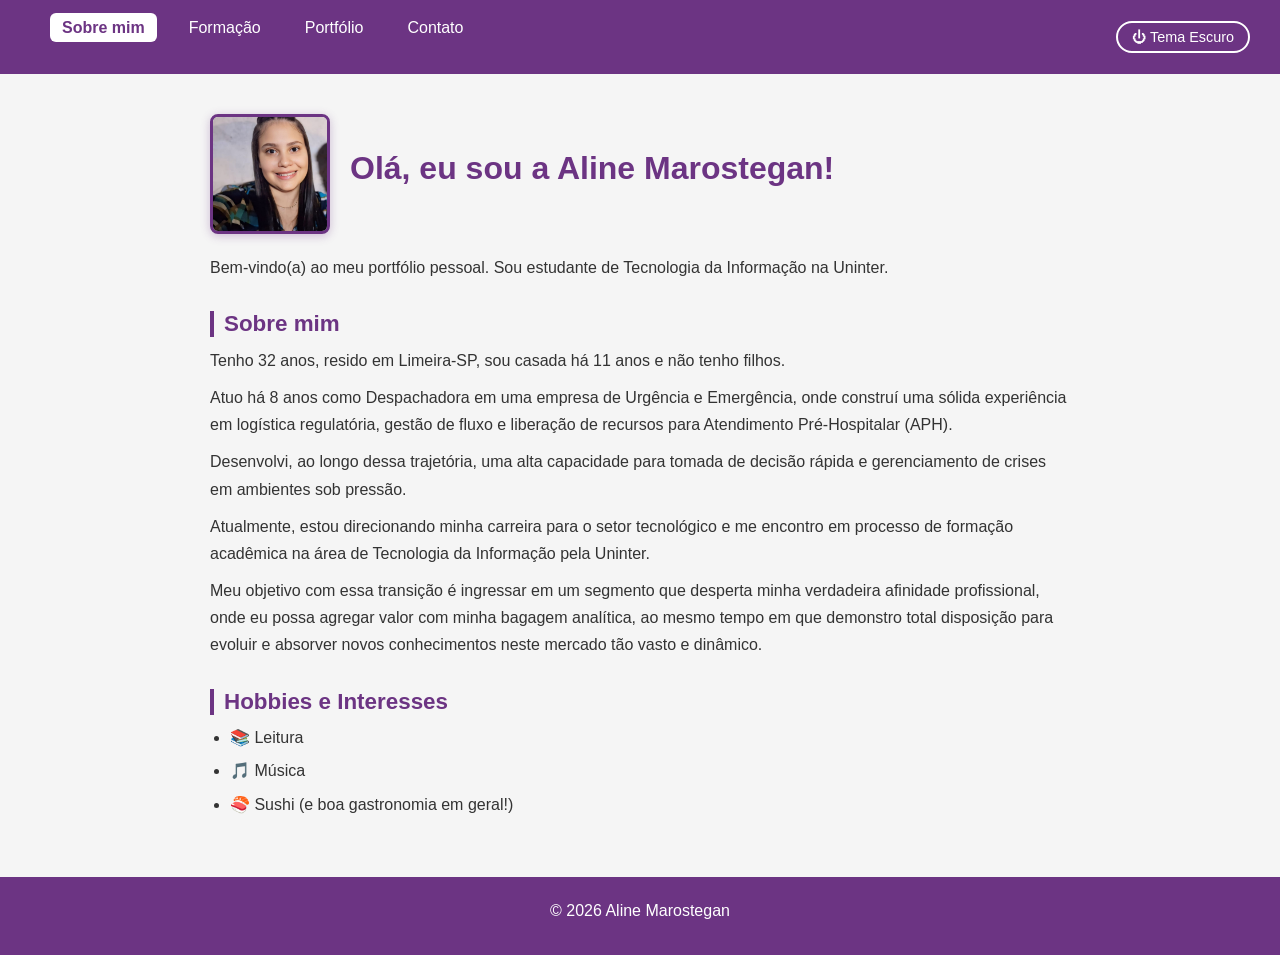
<file: index.html>
<!DOCTYPE html>
<html lang="pt-BR">
<head>
  <meta charset="UTF-8">
  <meta name="viewport" content="width=device-width, initial-scale=1.0">
  <title>Aline Marostegan | Portfólio</title>
  <link rel="stylesheet" href="style.css">
</head>
<body>

  <!-- Menu de navegação fixo no topo, facilitando o entendimento que é possivel trocar de paginas
  para obter o restane das informações. -->
  <nav>
    <ul>
      <li><a href="index.html" class="ativo">Sobre mim</a></li>
      <li><a href="formacao.html">Formação</a></li>
      <li><a href="portfolio.html">Portfólio</a></li>
      <li><a href="contato.html">Contato</a></li>
    </ul>
    <!-- Botão para alternar entre tema claro e escuro. -->
    <!-- emoji ícone de interruptor facilitando a possibiliade de troca de claro para escuro. -->
    <button id="btn-tema" onclick="alternarTema()">⏻ Tema Escuro</button>
  </nav>

  <!-- Conteúdo principal da página Sobre mim -->
  <main>
    <section class="sobre">

      
      <!-- foto ao lado do cabeçalho em moldura quadrada para indentificação inicial -->
      <div class="cabecalho-sobre">
        <img src="foto.jpg" alt="Foto de Aline Marostegan" class="foto-perfil">
        <h1>Olá, eu sou a Aline Marostegan!</h1>
      </div>

      <p>Bem-vindo(a) ao meu portfólio pessoal. Sou estudante de Tecnologia da Informação na Uninter.</p>

      <!-- Apresentação pessoal com emprego atual, e informações básicas sobre mim. -->
      <h2>Sobre mim</h2>
      <p>Tenho 32 anos, resido em Limeira-SP, sou casada há 11 anos e não tenho filhos.</p>
     
      <p>Atuo há 8 anos como Despachadora em uma empresa de Urgência e Emergência, onde construí uma sólida experiência em logística regulatória, gestão de fluxo e liberação de recursos para Atendimento Pré-Hospitalar (APH).</p>
      <p>Desenvolvi, ao longo dessa trajetória, uma alta capacidade para tomada de decisão rápida e gerenciamento de crises em ambientes sob pressão.</p>
      <p>Atualmente, estou direcionando minha carreira para o setor tecnológico e me encontro em processo de formação acadêmica na área de Tecnologia da Informação pela Uninter.</p>
      <p>Meu objetivo com essa transição é ingressar em um segmento que desperta minha verdadeira afinidade profissional, onde eu possa agregar valor com minha bagagem analítica, ao mesmo tempo em que demonstro total disposição para evoluir e absorver novos conhecimentos neste mercado tão vasto e dinâmico.</p>

      <!-- Meus hobbies e interesses pessoais -->
      <h2>Hobbies e Interesses</h2>
      <ul>
        <li>📚 Leitura</li>
        <li>🎵 Música</li>
        <li>🍣 Sushi (e boa gastronomia em geral!)</li>
      </ul>

    </section>
  </main>

  <!-- Registro do Ano de criação do site, 2026. -->
  <footer>
    <p>© 2026 Aline Marostegan</p>
  </footer>

  <script src="script.js"></script>
</body>
</html>
</file>
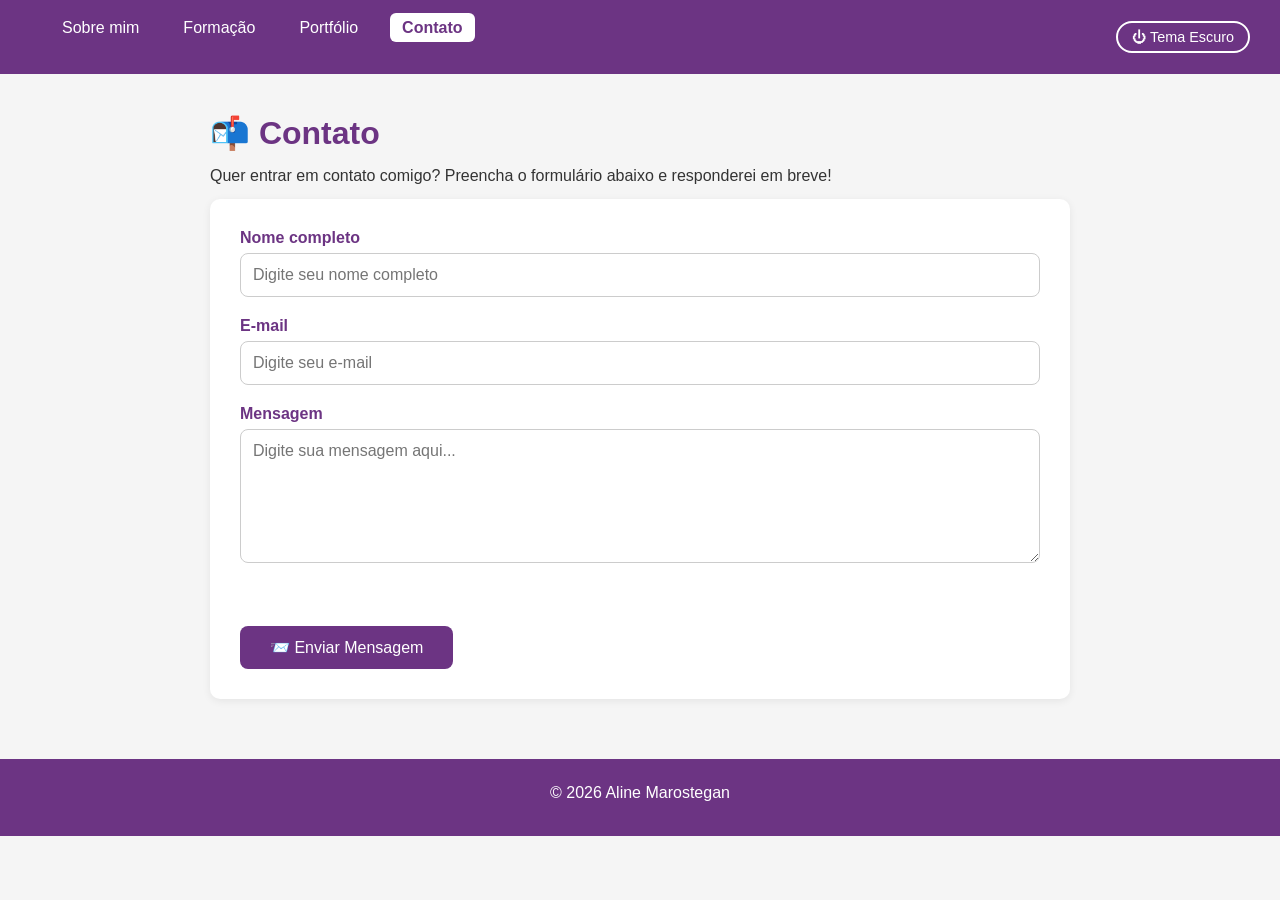
<file: contato.html>
<!DOCTYPE html>
<html lang="pt-BR">
<head>
  <meta charset="UTF-8">
  <meta name="viewport" content="width=device-width, initial-scale=1.0">
  <title>Aline Marostegan | Contato</title>
  <link rel="stylesheet" href="style.css">
</head>
<body>

  <!-- Menu de navegação fixo no topo -->
  <nav>
    <ul>
      <li><a href="index.html">Sobre mim</a></li>
      <li><a href="formacao.html">Formação</a></li>
      <li><a href="portfolio.html">Portfólio</a></li>
      <li><a href="contato.html" class="ativo">Contato</a></li>
    </ul>
    <!-- Botão para alternar entre tema claro e escuro -->
   <button id="btn-tema" onclick="alternarTema()">⏻ Tema Escuro</button>
  </nav>

  <!-- Conteúdo principal da página Contato -->
  <main>
    <section class="contato">

      <h1>📬 Contato</h1>
      <p>Quer entrar em contato comigo? Preencha o formulário abaixo e responderei em breve!</p>

      <!-- Formulário de contato com validação em JavaScript -->
      <div class="form-container">
        <div class="form-group">
          <label for="nome">Nome completo</label>
          <input type="text" id="nome" placeholder="Digite seu nome completo">
        </div>

        <div class="form-group">
          <label for="email">E-mail</label>
          <input type="email" id="email" placeholder="Digite seu e-mail">
        </div>

        <div class="form-group">
          <label for="mensagem">Mensagem</label>
          <textarea id="mensagem" rows="6" placeholder="Digite sua mensagem aqui..."></textarea>
        </div>

        <!-- Mensagem de erro ou sucesso exibida pelo JavaScript -->
        <div id="mensagem-retorno"></div>

        <button onclick="enviarFormulario()">📨 Enviar Mensagem</button>
      </div>

    </section>
  </main>

  <!-- Rodapé da página -->
  <footer>
    <p>© 2026 Aline Marostegan</p>
  </footer>

  <script src="script.js"></script>
</body>
</html>
</file>
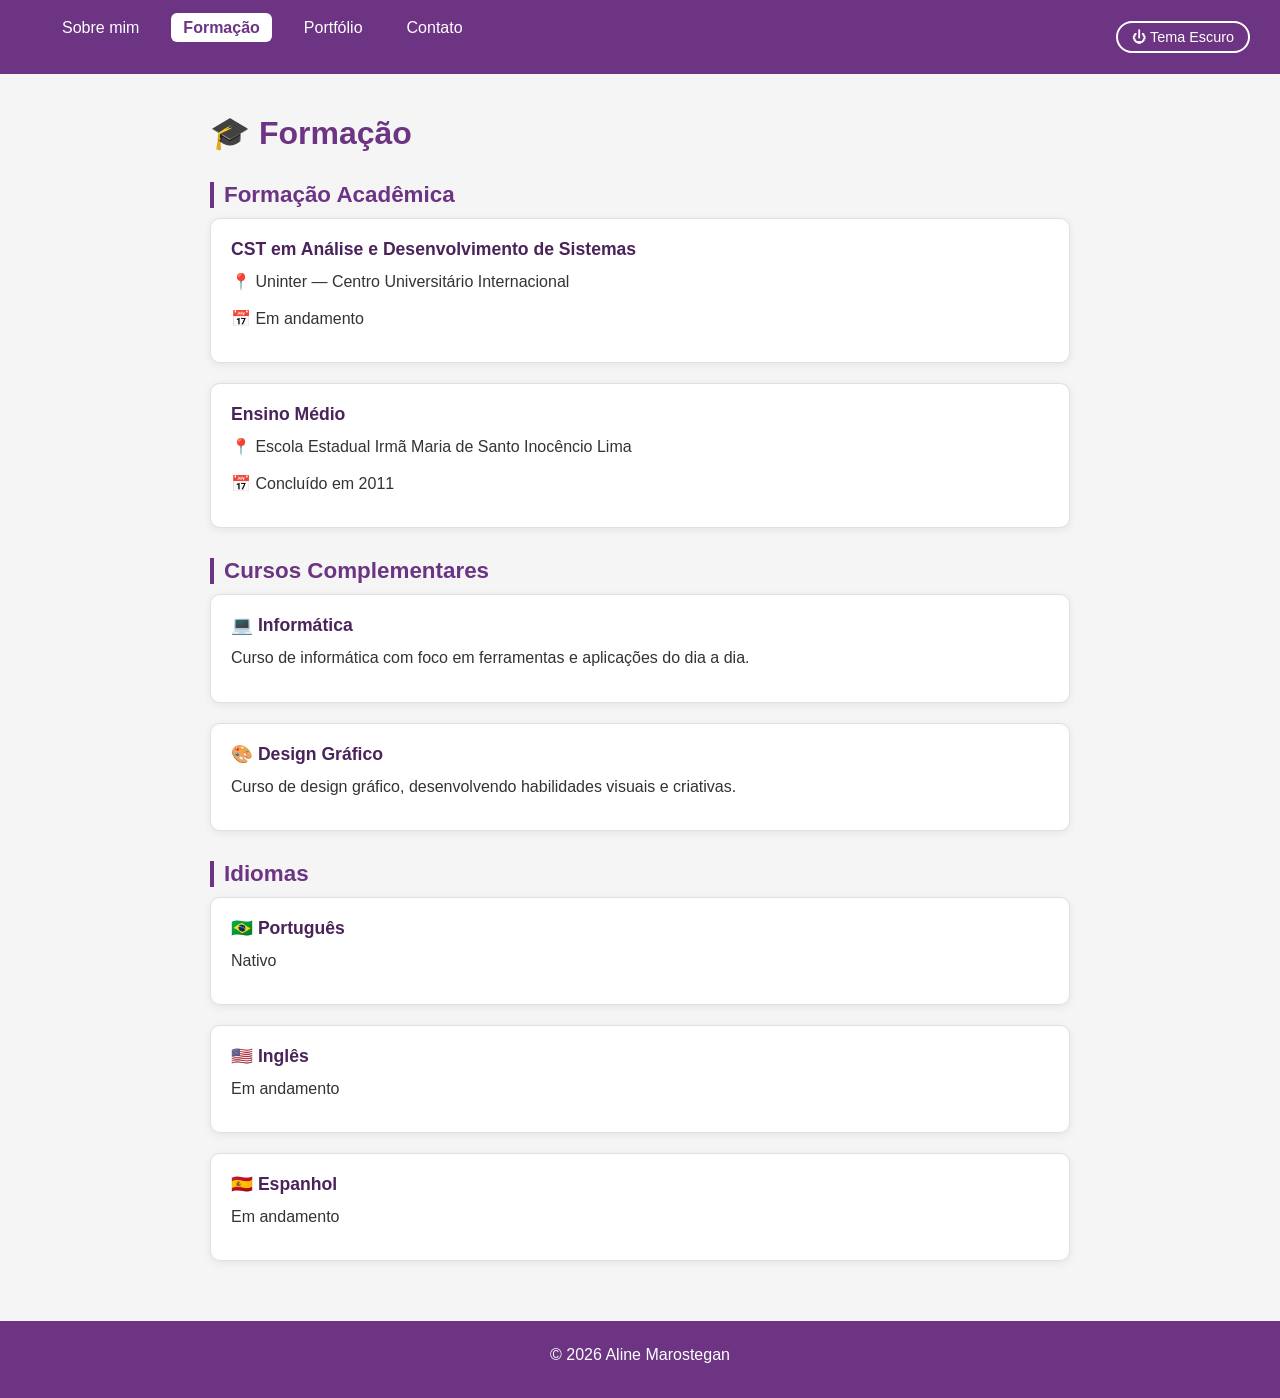
<file: formacao.html>
<!DOCTYPE html>
<html lang="pt-BR">
<head>
  <meta charset="UTF-8">
  <meta name="viewport" content="width=device-width, initial-scale=1.0">
  <title>Aline Marostegan | Formação</title>
  <link rel="stylesheet" href="style.css">
</head>
<body>

  <!-- Menu de navegação fixo no topo da página, visível em todas as seções.
     Contém 4 opções de navegação: Sobre mim, Formação, Portfólio e Contato.
     O link da página atual recebe a classe "ativo" para destaque visual.
     Inclui botão para alternar entre tema claro e escuro via JavaScript. -->
  <nav>
    <ul>
      <li><a href="index.html">Sobre mim</a></li>
      <li><a href="formacao.html" class="ativo">Formação</a></li>
      <li><a href="portfolio.html">Portfólio</a></li>
      <li><a href="contato.html">Contato</a></li>
    </ul>
   <!-- Botão de alternância de tema claro/escuro.
     Representado pelo ícone ⏻ (liga/desliga), permitindo ao usuário
     alternar o visual da página com um único clique. -->
    <button id="btn-tema" onclick="alternarTema()">⏻ Tema Escuro</button>
  </nav>

  <!-- Conteúdo principal da página Formação.
     Apresenta toda a trajetória educacional e profissional
     construída até o presente momento. -->
  <main>
    <section class="formacao">

      <h1>🎓 Formação</h1>

      <!-- Formação acadêmica oficial, incluindo graduação em andamento
     e ensino médio concluído. Representa a base educacional formal. -->
      <h2>Formação Acadêmica</h2>

      <div class="card">
        <h3>CST em Análise e Desenvolvimento de Sistemas</h3>
        <p>📍 Uninter — Centro Universitário Internacional</p>
        <p>📅 Em andamento</p>
      </div>

      <div class="card">
        <h3>Ensino Médio</h3>
        <p>📍 Escola Estadual Irmã Maria de Santo Inocêncio Lima</p>
        <p>📅 Concluído em 2011</p>
      </div>

      <!-- Cursos complementares realizados de forma independente,
     com o objetivo de ampliar conhecimentos e habilidades
     na área de Tecnologia da Informação. -->
      <h2>Cursos Complementares</h2>

      <div class="card">
        <h3>💻 Informática</h3>
        <p>Curso de informática com foco em ferramentas e aplicações do dia a dia.</p>
      </div>

      <div class="card">
        <h3>🎨 Design Gráfico</h3>
        <p>Curso de design gráfico, desenvolvendo habilidades visuais e criativas.</p>
      </div>

      <!-- Idioma oficial e odiomas em andamento -->
      <h2>Idiomas</h2>

      <div class="card">
        <h3>🇧🇷 Português</h3>
        <p>Nativo</p>
      </div>

      <div class="card">
        <h3>🇺🇸 Inglês</h3>
        <p>Em andamento</p>
      </div>

      <div class="card">
        <h3>🇪🇸 Espanhol</h3>
        <p>Em andamento</p>
      </div>

    </section>
  </main>

  <!-- Rodapé da página -->
  <footer>
    <p>© 2026 Aline Marostegan</p>
  </footer>

  <script src="script.js"></script>
</body>
</html>
</file>
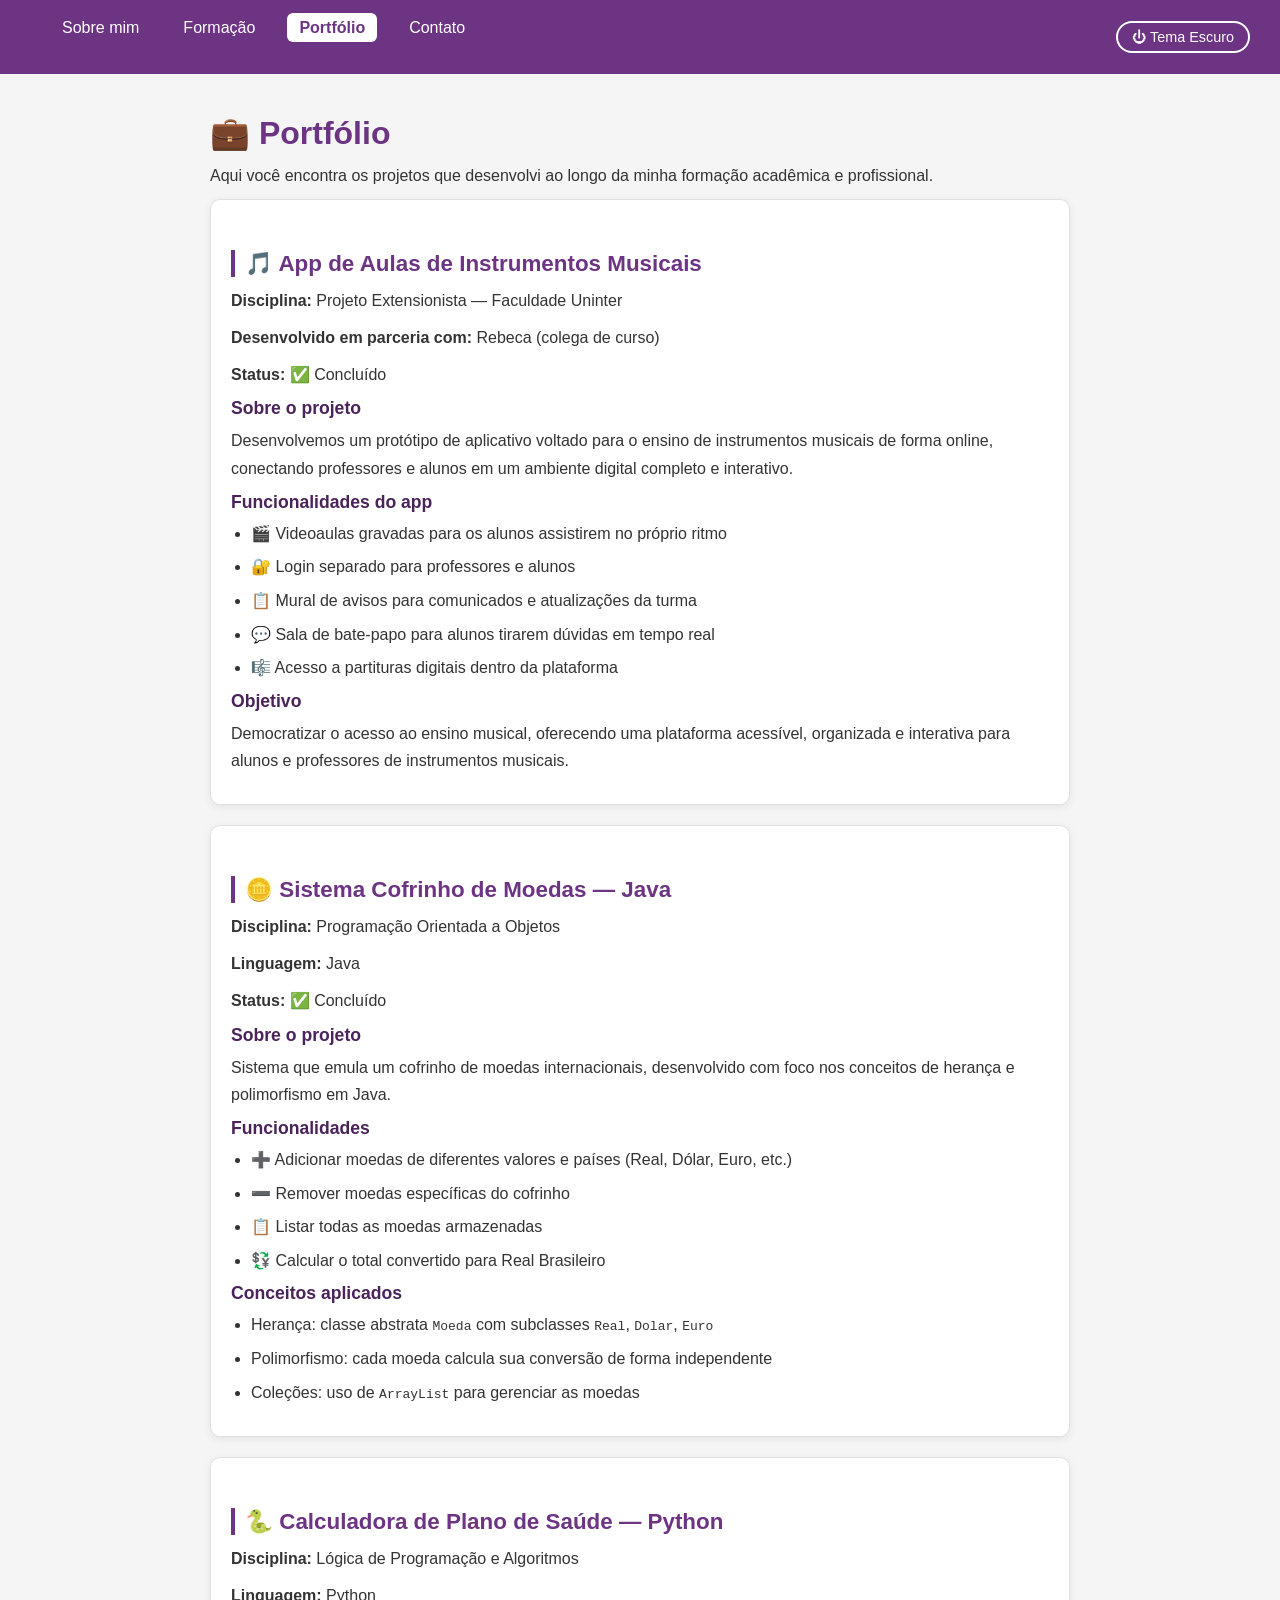
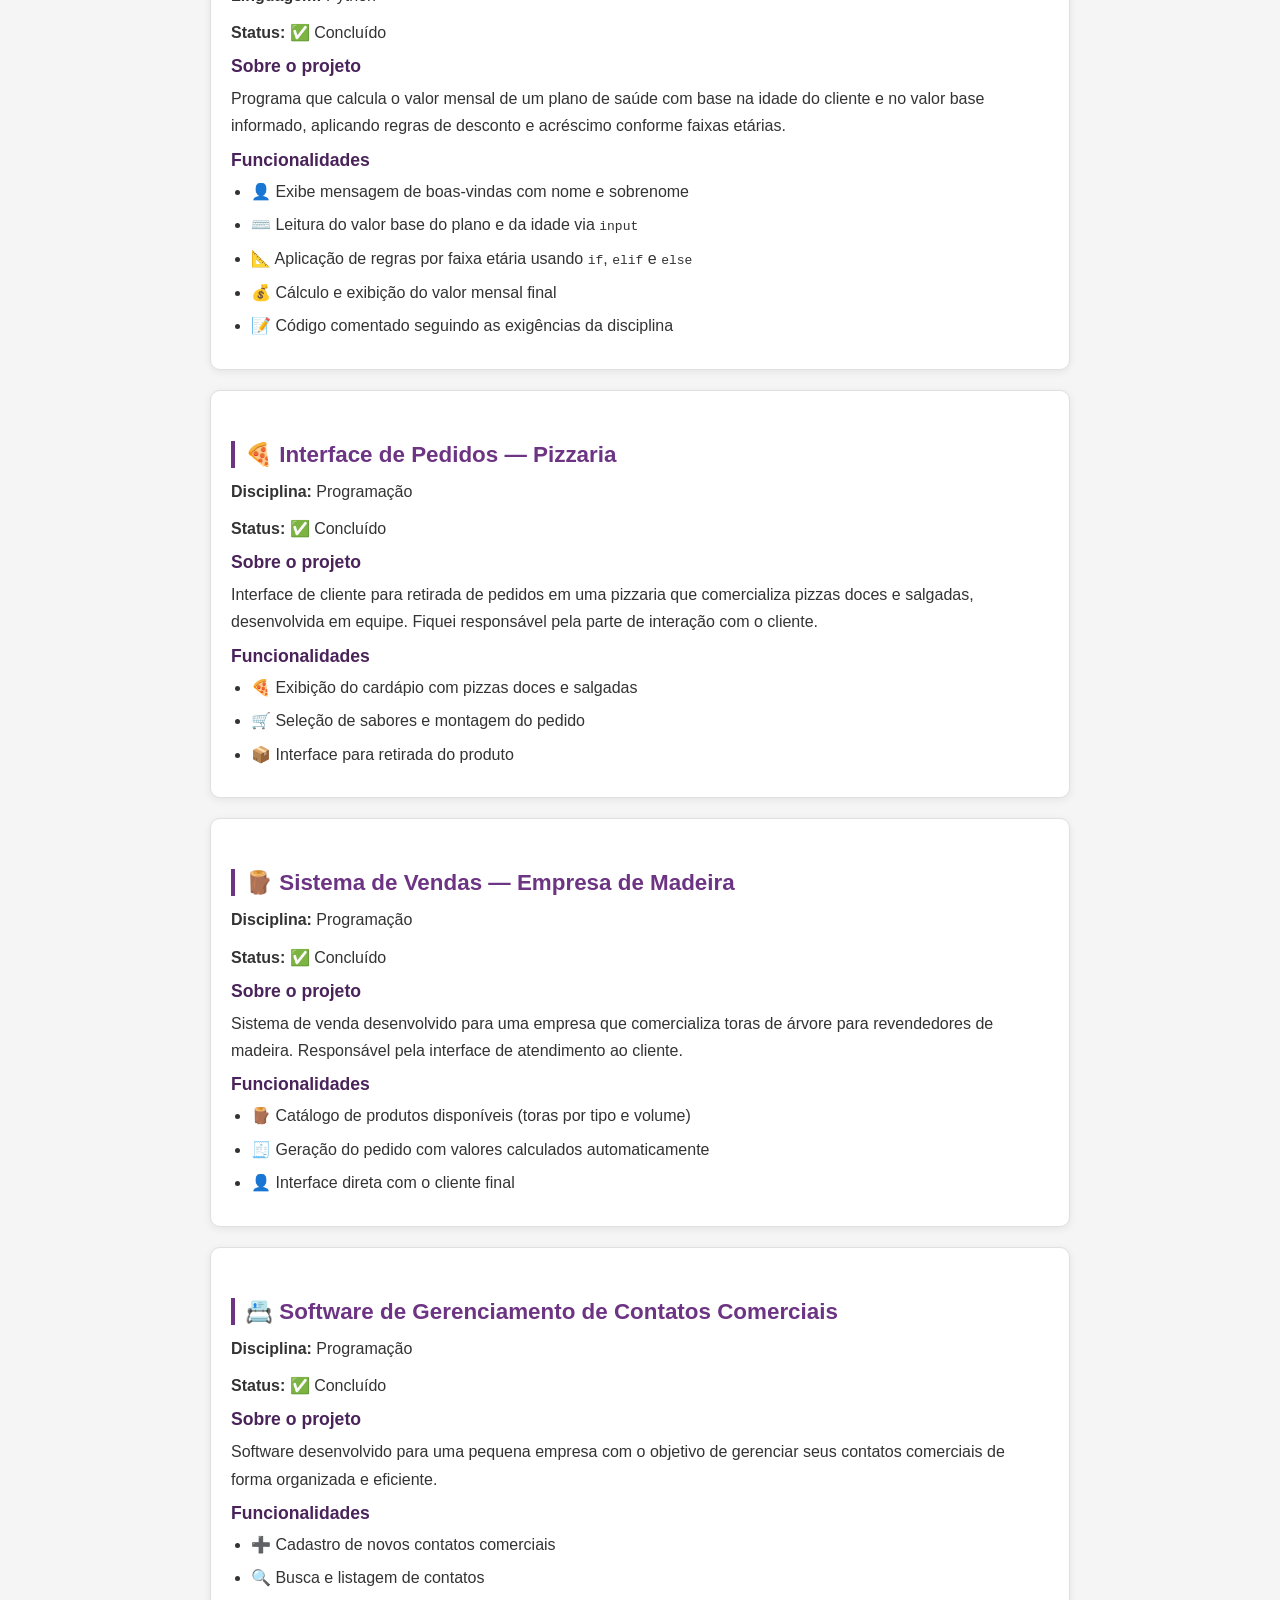
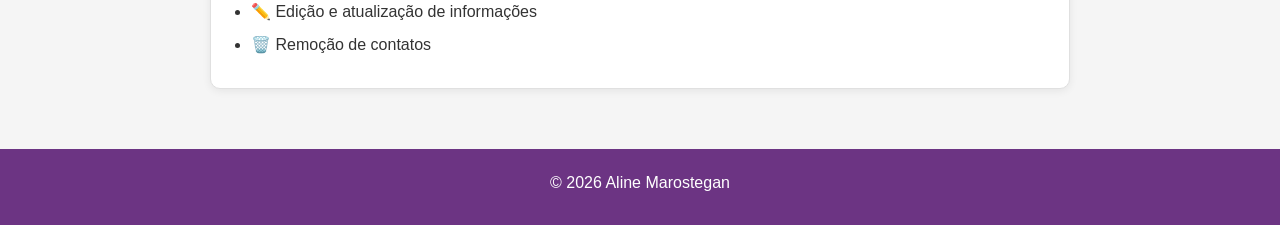
<file: portfolio.html>
<!DOCTYPE html>
<html lang="pt-BR">
<head>
  <meta charset="UTF-8">
  <meta name="viewport" content="width=device-width, initial-scale=1.0">
  <title>Aline Marostegan | Portfólio</title>
  <link rel="stylesheet" href="style.css">
</head>
<body>

  <!-- Menu de navegação fixo no topo -->
  <nav>
    <ul>
      <li><a href="index.html">Sobre mim</a></li>
      <li><a href="formacao.html">Formação</a></li>
      <li><a href="portfolio.html" class="ativo">Portfólio</a></li>
      <li><a href="contato.html">Contato</a></li>
    </ul>
    <!-- Botão para alternar entre tema claro e escuro, facil entendimento. -->
    <button id="btn-tema" onclick="alternarTema()">⏻ Tema Escuro</button>
  </nav>

  <!-- Conteúdo principal da página Portfólio -->
  <main>
    <section class="portfolio">

      <h1>💼 Portfólio</h1>
      <p>Aqui você encontra os projetos que desenvolvi ao longo da minha formação acadêmica e profissional.</p>

      <!-- Alguns dos trabalhos realizado com a Uninter. -->
      <!-- Projeto 1: App de Música -->
      <div class="card projeto">
        <h2>🎵 App de Aulas de Instrumentos Musicais</h2>
        <p><strong>Disciplina:</strong> Projeto Extensionista — Faculdade Uninter</p>
        <p><strong>Desenvolvido em parceria com:</strong> Rebeca (colega de curso)</p>
        <p><strong>Status:</strong> ✅ Concluído</p>

        <h3>Sobre o projeto</h3>
        <p>Desenvolvemos um protótipo de aplicativo voltado para o ensino de instrumentos musicais de forma online, conectando professores e alunos em um ambiente digital completo e interativo.</p>

        <h3>Funcionalidades do app</h3>
        <ul>
          <li>🎬 Videoaulas gravadas para os alunos assistirem no próprio ritmo</li>
          <li>🔐 Login separado para professores e alunos</li>
          <li>📋 Mural de avisos para comunicados e atualizações da turma</li>
          <li>💬 Sala de bate-papo para alunos tirarem dúvidas em tempo real</li>
          <li>🎼 Acesso a partituras digitais dentro da plataforma</li>
        </ul>

        <h3>Objetivo</h3>
        <p>Democratizar o acesso ao ensino musical, oferecendo uma plataforma acessível, organizada e interativa para alunos e professores de instrumentos musicais.</p>
      </div>

      <!-- Projeto 2: Cofrinho em Java -->
      <div class="card projeto">
        <h2>🪙 Sistema Cofrinho de Moedas — Java</h2>
        <p><strong>Disciplina:</strong> Programação Orientada a Objetos</p>
        <p><strong>Linguagem:</strong> Java</p>
        <p><strong>Status:</strong> ✅ Concluído</p>

        <h3>Sobre o projeto</h3>
        <p>Sistema que emula um cofrinho de moedas internacionais, desenvolvido com foco nos conceitos de herança e polimorfismo em Java.</p>

        <h3>Funcionalidades</h3>
        <ul>
          <li>➕ Adicionar moedas de diferentes valores e países (Real, Dólar, Euro, etc.)</li>
          <li>➖ Remover moedas específicas do cofrinho</li>
          <li>📋 Listar todas as moedas armazenadas</li>
          <li>💱 Calcular o total convertido para Real Brasileiro</li>
        </ul>

        <h3>Conceitos aplicados</h3>
        <ul>
          <li>Herança: classe abstrata <code>Moeda</code> com subclasses <code>Real</code>, <code>Dolar</code>, <code>Euro</code></li>
          <li>Polimorfismo: cada moeda calcula sua conversão de forma independente</li>
          <li>Coleções: uso de <code>ArrayList</code> para gerenciar as moedas</li>
        </ul>
      </div>

      <!-- Projeto 3: Lógica em Python -->
      <div class="card projeto">
        <h2>🐍 Calculadora de Plano de Saúde — Python</h2>
        <p><strong>Disciplina:</strong> Lógica de Programação e Algoritmos</p>
        <p><strong>Linguagem:</strong> Python</p>
        <p><strong>Status:</strong> ✅ Concluído</p>

        <h3>Sobre o projeto</h3>
        <p>Programa que calcula o valor mensal de um plano de saúde com base na idade do cliente e no valor base informado, aplicando regras de desconto e acréscimo conforme faixas etárias.</p>

        <h3>Funcionalidades</h3>
        <ul>
          <li>👤 Exibe mensagem de boas-vindas com nome e sobrenome</li>
          <li>⌨️ Leitura do valor base do plano e da idade via <code>input</code></li>
          <li>📐 Aplicação de regras por faixa etária usando <code>if</code>, <code>elif</code> e <code>else</code></li>
          <li>💰 Cálculo e exibição do valor mensal final</li>
          <li>📝 Código comentado seguindo as exigências da disciplina</li>
        </ul>
      </div>

      <!-- Projeto 4: App Pizzaria -->
      <div class="card projeto">
        <h2>🍕 Interface de Pedidos — Pizzaria</h2>
        <p><strong>Disciplina:</strong> Programação</p>
        <p><strong>Status:</strong> ✅ Concluído</p>

        <h3>Sobre o projeto</h3>
        <p>Interface de cliente para retirada de pedidos em uma pizzaria que comercializa pizzas doces e salgadas, desenvolvida em equipe. Fiquei responsável pela parte de interação com o cliente.</p>

        <h3>Funcionalidades</h3>
        <ul>
          <li>🍕 Exibição do cardápio com pizzas doces e salgadas</li>
          <li>🛒 Seleção de sabores e montagem do pedido</li>
          <li>📦 Interface para retirada do produto</li>
        </ul>
      </div>

      <!-- Projeto 5: Sistema de Vendas de Madeira -->
      <div class="card projeto">
        <h2>🪵 Sistema de Vendas — Empresa de Madeira</h2>
        <p><strong>Disciplina:</strong> Programação</p>
        <p><strong>Status:</strong> ✅ Concluído</p>

        <h3>Sobre o projeto</h3>
        <p>Sistema de venda desenvolvido para uma empresa que comercializa toras de árvore para revendedores de madeira. Responsável pela interface de atendimento ao cliente.</p>

        <h3>Funcionalidades</h3>
        <ul>
          <li>🪵 Catálogo de produtos disponíveis (toras por tipo e volume)</li>
          <li>🧾 Geração do pedido com valores calculados automaticamente</li>
          <li>👤 Interface direta com o cliente final</li>
        </ul>
      </div>

      <!-- Projeto 6: Gerenciamento de Contatos -->
      <div class="card projeto">
        <h2>📇 Software de Gerenciamento de Contatos Comerciais</h2>
        <p><strong>Disciplina:</strong> Programação</p>
        <p><strong>Status:</strong> ✅ Concluído</p>

        <h3>Sobre o projeto</h3>
        <p>Software desenvolvido para uma pequena empresa com o objetivo de gerenciar seus contatos comerciais de forma organizada e eficiente.</p>

        <h3>Funcionalidades</h3>
        <ul>
          <li>➕ Cadastro de novos contatos comerciais</li>
          <li>🔍 Busca e listagem de contatos</li>
          <li>✏️ Edição e atualização de informações</li>
          <li>🗑️ Remoção de contatos</li>
        </ul>
      </div>

    </section>
  </main>

  <!-- Registro de criação do site, 2026. -->
  <footer>
    <p>© 2026 Aline Marostegan</p>
  </footer>

  <script src="script.js"></script>
</body>
</html>
</file>
<file: style.css>
/* =========================================
   CONFIGURAÇÕES GERAIS
   ========================================= */
* {
  margin: 0;
  padding: 0;
  box-sizing: border-box;
}

body {
  font-family: 'Segoe UI', Tahoma, Geneva, Verdana, sans-serif;
  background-color: #f5f5f5;
  color: #333;
  transition: background-color 0.3s, color 0.3s;
}

/* =========================================
   TEMA ESCURO
   ========================================= */
body.tema-escuro {
  background-color: #1a1a2e;
  color: #e0e0e0;
}

body.tema-escuro nav {
  background-color: #16213e;
}

body.tema-escuro .card {
  background-color: #16213e;
  border-color: #0f3460;
}

body.tema-escuro footer {
  background-color: #16213e;
}

body.tema-escuro input,
body.tema-escuro textarea {
  background-color: #16213e;
  color: #e0e0e0;
  border-color: #0f3460;
}

/* =========================================
   MENU DE NAVEGAÇÃO
   ========================================= */
nav {
  background-color: #6c3483;
  padding: 15px 30px;
  display: flex;
  align-items: center;
  justify-content: space-between;
  position: sticky;
  top: 0;
  z-index: 100;
  flex-wrap: wrap;
  gap: 10px;
}

nav ul {
  list-style: none;
  display: flex;
  gap: 20px;
}

nav ul li a {
  color: #fff;
  text-decoration: none;
  font-size: 1rem;
  font-weight: 500;
  padding: 6px 12px;
  border-radius: 6px;
  transition: background-color 0.3s;
}

nav ul li a:hover {
  background-color: #a569bd;
}

/* Link ativo no menu */
nav ul li a.ativo {
  background-color: #fff;
  color: #6c3483;
  font-weight: bold;
}

/* Botão de tema claro/escuro */
#btn-tema {
  background-color: transparent;
  border: 2px solid #fff;
  color: #fff;
  padding: 6px 14px;
  border-radius: 20px;
  cursor: pointer;
  font-size: 0.9rem;
  transition: background-color 0.3s;
}

#btn-tema:hover {
  background-color: #a569bd;
}

/* Botão menu hamburguer - escondido no desktop */
#btn-menu {
  display: none;
  background-color: transparent;
  border: 2px solid #fff;
  color: #fff;
  padding: 6px 14px;
  border-radius: 6px;
  cursor: pointer;
  font-size: 0.9rem;
}

/* =========================================
   CONTEÚDO PRINCIPAL
   ========================================= */
main {
  max-width: 900px;
  margin: 40px auto;
  padding: 0 20px;
}

h1 {
  font-size: 2rem;
  color: #6c3483;
  margin-bottom: 10px;
}

body.tema-escuro h1 {
  color: #c39bd3;
}

h2 {
  font-size: 1.4rem;
  color: #6c3483;
  margin-top: 30px;
  margin-bottom: 10px;
  border-left: 4px solid #6c3483;
  padding-left: 10px;
}

body.tema-escuro h2 {
  color: #c39bd3;
  border-left-color: #c39bd3;
}

h3 {
  font-size: 1.1rem;
  margin-bottom: 8px;
  color: #4a235a;
}

body.tema-escuro h3 {
  color: #d7bde2;
}

p {
  line-height: 1.7;
  margin-bottom: 10px;
}

ul {
  padding-left: 20px;
  margin-bottom: 10px;
}

ul li {
  margin-bottom: 8px;
  line-height: 1.6;
}

/* =========================================
   FOTO DE PERFIL — PÁGINA SOBRE MIM
   ========================================= */

/* Div que envolve a foto e o título h1 lado a lado */
.cabecalho-sobre {
  display: flex;
  align-items: center;
  gap: 20px;
  margin-bottom: 20px;
}

/* Foto em moldura quadrada */
.foto-perfil {
  width: 120px;
  height: 120px;
  object-fit: cover;
  border-radius: 8px;
  border: 3px solid #6c3483;
  box-shadow: 0 2px 10px rgba(108, 52, 131, 0.3);
  flex-shrink: 0;
}

body.tema-escuro .foto-perfil {
  border-color: #c39bd3;
}

/* =========================================
   CARDS
   ========================================= */
.card {
  background-color: #fff;
  border: 1px solid #e0e0e0;
  border-radius: 10px;
  padding: 20px;
  margin-bottom: 20px;
  box-shadow: 0 2px 8px rgba(0,0,0,0.07);
  transition: transform 0.2s;
}

.card:hover {
  transform: translateY(-3px);
}

.em-construcao {
  background-color: #fef9e7;
  border-color: #f9ca24;
}

body.tema-escuro .em-construcao {
  background-color: #2c2c16;
  border-color: #f9ca24;
}

/* =========================================
   FORMULÁRIO DE CONTATO
   ========================================= */
.form-container {
  background-color: #fff;
  border-radius: 10px;
  padding: 30px;
  box-shadow: 0 2px 8px rgba(0,0,0,0.07);
}

body.tema-escuro .form-container {
  background-color: #16213e;
}

.form-group {
  margin-bottom: 20px;
}

.form-group label {
  display: block;
  font-weight: 600;
  margin-bottom: 6px;
  color: #6c3483;
}

body.tema-escuro .form-group label {
  color: #c39bd3;
}

.form-group input,
.form-group textarea {
  width: 100%;
  padding: 12px;
  border: 1px solid #ccc;
  border-radius: 8px;
  font-size: 1rem;
  font-family: inherit;
  transition: border-color 0.3s;
}

.form-group input:focus,
.form-group textarea:focus {
  outline: none;
  border-color: #6c3483;
}

.form-container button {
  background-color: #6c3483;
  color: #fff;
  border: none;
  padding: 12px 30px;
  border-radius: 8px;
  font-size: 1rem;
  cursor: pointer;
  transition: background-color 0.3s;
}

.form-container button:hover {
  background-color: #a569bd;
}

/* Mensagens de retorno do formulário */
#mensagem-retorno {
  margin-bottom: 15px;
  padding: 12px;
  border-radius: 8px;
  font-weight: 500;
  display: block;
}

#mensagem-retorno.erro {
  background-color: #fadbd8;
  color: #c0392b;
  border: 1px solid #e74c3c;
}

#mensagem-retorno.sucesso {
  background-color: #d5f5e3;
  color: #1e8449;
  border: 1px solid #27ae60;
}

/* =========================================
   RODAPÉ
   ========================================= */
footer {
  background-color: #6c3483;
  color: #fff;
  text-align: center;
  padding: 20px;
  margin-top: 60px;
}

/* =========================================
   RESPONSIVIDADE — MOBILE
   ========================================= */
@media (max-width: 600px) {
  /* Esconde o menu e mostra o botão hamburguer */
  nav ul {
    display: none;
    flex-direction: column;
    width: 100%;
    gap: 5px;
  }

  nav ul.menu-aberto {
    display: flex;
  }

  #btn-menu {
    display: block;
  }

  nav {
    flex-direction: column;
    align-items: flex-start;
  }

  h1 {
    font-size: 1.5rem;
  }

  /* No celular, foto fica em cima do título */
  .cabecalho-sobre {
    flex-direction: column;
    align-items: flex-start;
  }
}
</file>
